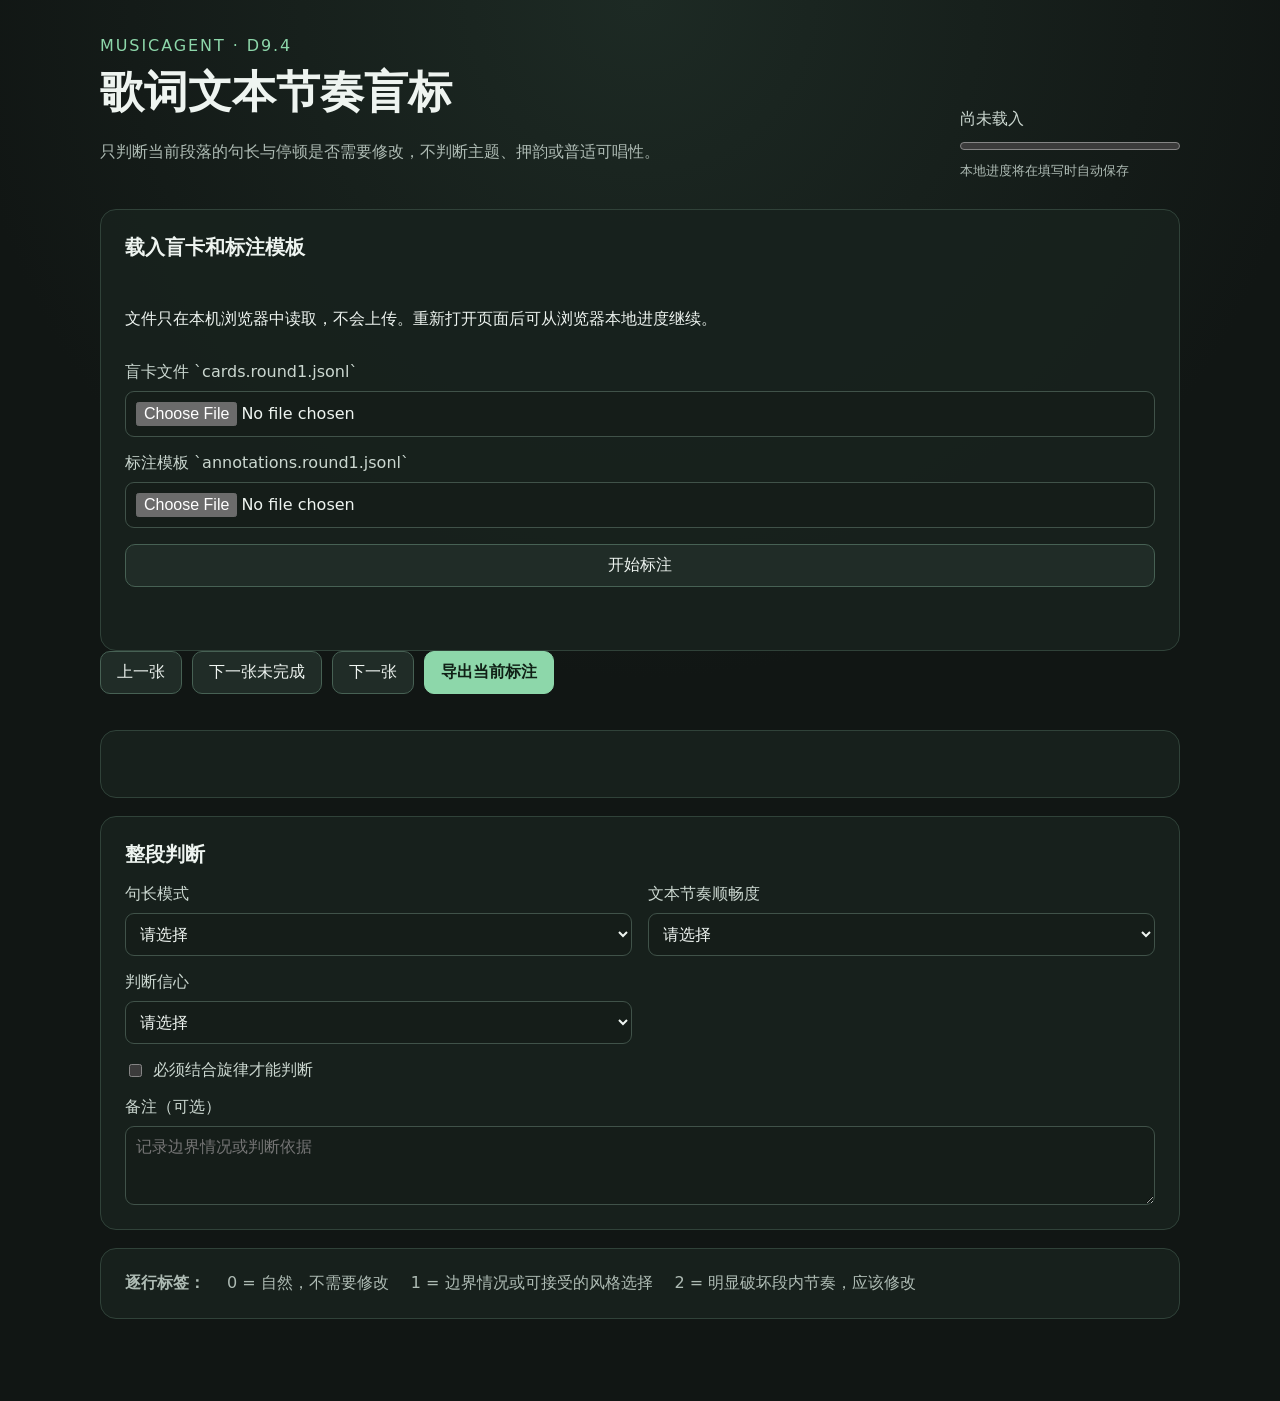
<file: frontend/d9-4-annotator.html>
<!doctype html>
<html lang="zh-CN">
  <head>
    <meta charset="utf-8" />
    <meta name="viewport" content="width=device-width, initial-scale=1" />
    <title>D9.4 歌词节奏盲标</title>
    <link rel="stylesheet" href="d9-4-annotator.css" />
  </head>
  <body>
    <main class="shell">
      <header class="page-header">
        <div>
          <p class="eyebrow">MusicAgent · D9.4</p>
          <h1>歌词文本节奏盲标</h1>
          <p class="subtle">只判断当前段落的句长与停顿是否需要修改，不判断主题、押韵或普适可唱性。</p>
        </div>
        <div class="progress-box" aria-live="polite">
          <span id="progressText">尚未载入</span>
          <progress id="progressBar" value="0" max="1"></progress>
          <span class="save-status" id="saveStatus">本地进度将在填写时自动保存</span>
        </div>
      </header>

      <section class="loader" id="loader">
        <h2>载入盲卡和标注模板</h2>
        <p>文件只在本机浏览器中读取，不会上传。重新打开页面后可从浏览器本地进度继续。</p>
        <label>
          盲卡文件 `cards.round1.jsonl`
          <input id="cardsFile" type="file" accept=".jsonl,.txt,application/json" />
        </label>
        <label>
          标注模板 `annotations.round1.jsonl`
          <input id="annotationsFile" type="file" accept=".jsonl,.txt,application/json" />
        </label>
        <button id="loadButton" type="button">开始标注</button>
        <p class="error" id="loadError" role="alert"></p>
      </section>

      <section class="workspace" id="workspace" hidden>
        <div class="toolbar">
          <button id="previousButton" type="button">上一张</button>
          <button id="nextIncompleteButton" type="button">下一张未完成</button>
          <button id="nextButton" type="button">下一张</button>
          <button id="exportButton" class="primary" type="button">导出当前标注</button>
        </div>
        <p class="completion-hint" id="completionHint" aria-live="polite"></p>

        <article class="card">
          <div class="card-heading">
            <span id="samplePosition"></span>
            <span class="section-badge" id="sectionBadge"></span>
          </div>
          <div id="lyricsLines" class="lyrics-lines"></div>
        </article>

        <section class="stanza-form">
          <h2>整段判断</h2>
          <div class="form-grid">
            <label>句长模式
              <select id="stanzaPattern">
                <option value="">请选择</option>
                <option value="near_equal">近似等长</option>
                <option value="abab">ABAB 长短句</option>
                <option value="aabb">AABB 长短句</option>
                <option value="free">自由句长</option>
                <option value="uncertain">不确定</option>
              </select>
            </label>
            <label>文本节奏顺畅度
              <select id="rhythmRating">
                <option value="">请选择</option>
                <option value="1">1 · 很不顺</option>
                <option value="2">2 · 较不顺</option>
                <option value="3">3 · 一般</option>
                <option value="4">4 · 较顺</option>
                <option value="5">5 · 很顺</option>
              </select>
            </label>
            <label>判断信心
              <select id="confidence">
                <option value="">请选择</option>
                <option value="high">高</option>
                <option value="medium">中</option>
                <option value="low">低</option>
              </select>
            </label>
            <label class="checkbox-label">
              <input id="needsMelody" type="checkbox" />
              必须结合旋律才能判断
            </label>
          </div>
          <label>备注（可选）
            <textarea id="stanzaNotes" rows="3" placeholder="记录边界情况或判断依据"></textarea>
          </label>
        </section>

        <aside class="rubric">
          <strong>逐行标签：</strong>
          <span>0 = 自然，不需要修改</span>
          <span>1 = 边界情况或可接受的风格选择</span>
          <span>2 = 明显破坏段内节奏，应该修改</span>
        </aside>
        <p class="export-status" id="exportStatus" aria-live="polite"></p>
      </section>
    </main>
    <script src="d9-4-annotator.js"></script>
  </body>
</html>
</file>
<file: frontend/d9-4-annotator.css>
:root {
  color-scheme: dark;
  font-family: "Microsoft YaHei", "PingFang SC", system-ui, sans-serif;
  background: #111614;
  color: #eef4f0;
}

* { box-sizing: border-box; }

body { margin: 0; min-height: 100vh; background: radial-gradient(circle at top, #1d2a24, #111614 44%); }
button, select, textarea, input { font: inherit; }

.shell { width: min(1080px, calc(100% - 32px)); margin: 0 auto; padding: 36px 0 64px; }
.page-header { display: flex; justify-content: space-between; gap: 24px; align-items: end; margin-bottom: 28px; }
.eyebrow { color: #8dd7aa; letter-spacing: .12em; text-transform: uppercase; margin: 0 0 8px; }
h1 { margin: 0; font-size: clamp(28px, 4vw, 44px); }
h2 { margin: 0 0 16px; font-size: 20px; }
.subtle { color: #aebbb4; max-width: 680px; line-height: 1.7; }

.loader, .card, .stanza-form, .rubric { background: rgba(24, 33, 29, .94); border: 1px solid #304239; border-radius: 16px; padding: 24px; }
.loader { display: grid; gap: 16px; }
.loader label, .stanza-form label { display: grid; gap: 8px; color: #cbd7d0; }

button { border: 1px solid #476154; color: #eef4f0; background: #202c27; border-radius: 10px; padding: 10px 16px; cursor: pointer; }
button:hover { border-color: #75c596; }
button:disabled { opacity: .45; cursor: not-allowed; }
button.primary { background: #8dd7aa; color: #102016; border-color: #8dd7aa; font-weight: 700; }

.progress-box { min-width: 220px; display: grid; gap: 8px; color: #cbd7d0; }
.save-status { color: #aebbb4; font-size: 13px; line-height: 1.45; }
.error-text { color: #ff9c9c; }
progress { width: 100%; accent-color: #8dd7aa; }
.error { min-height: 1.4em; color: #ff9c9c; margin: 0; }
.workspace { display: grid; gap: 18px; }
.toolbar { display: flex; flex-wrap: wrap; gap: 10px; }
.completion-hint, .export-status { margin: 0; color: #aebbb4; line-height: 1.6; }
.card-heading { display: flex; justify-content: space-between; color: #aebbb4; margin-bottom: 18px; }
.section-badge { color: #8dd7aa; font-weight: 700; }
.lyrics-lines { display: grid; gap: 14px; }
.lyric-line { display: grid; grid-template-columns: minmax(220px, 1fr) repeat(2, minmax(250px, .7fr)); gap: 16px; align-items: center; padding: 14px 0; border-top: 1px solid #2a3a32; }
.lyric-line:first-child { border-top: 0; }
.structural-marker { padding: 12px 0; border-top: 1px solid #2a3a32; color: #8dd7aa; font-size: 14px; letter-spacing: .04em; }
.line-text { font-size: 18px; line-height: 1.7; }
.label-group { display: grid; gap: 8px; }
.label-title { color: #9eaca4; font-size: 13px; }
.choice-row { display: flex; gap: 6px; }
.choice-row button { flex: 1; padding: 8px; }
.choice-row button.selected { background: #8dd7aa; color: #102016; border-color: #8dd7aa; }

.form-grid { display: grid; grid-template-columns: repeat(2, minmax(0, 1fr)); gap: 16px; margin-bottom: 16px; }
select, textarea, input[type="file"] { width: 100%; border: 1px solid #405249; border-radius: 9px; color: #eef4f0; background: #151d19; padding: 10px; }
.checkbox-label { display: flex !important; grid-column: span 2; align-items: center; grid-template-columns: auto 1fr; }
.checkbox-label input { width: auto; }
.rubric { display: flex; flex-wrap: wrap; gap: 12px 22px; color: #aebbb4; }

@media (max-width: 820px) {
  .page-header { align-items: stretch; flex-direction: column; }
  .lyric-line { grid-template-columns: 1fr; }
  .form-grid { grid-template-columns: 1fr; }
  .checkbox-label { grid-column: auto; }
}
</file>
